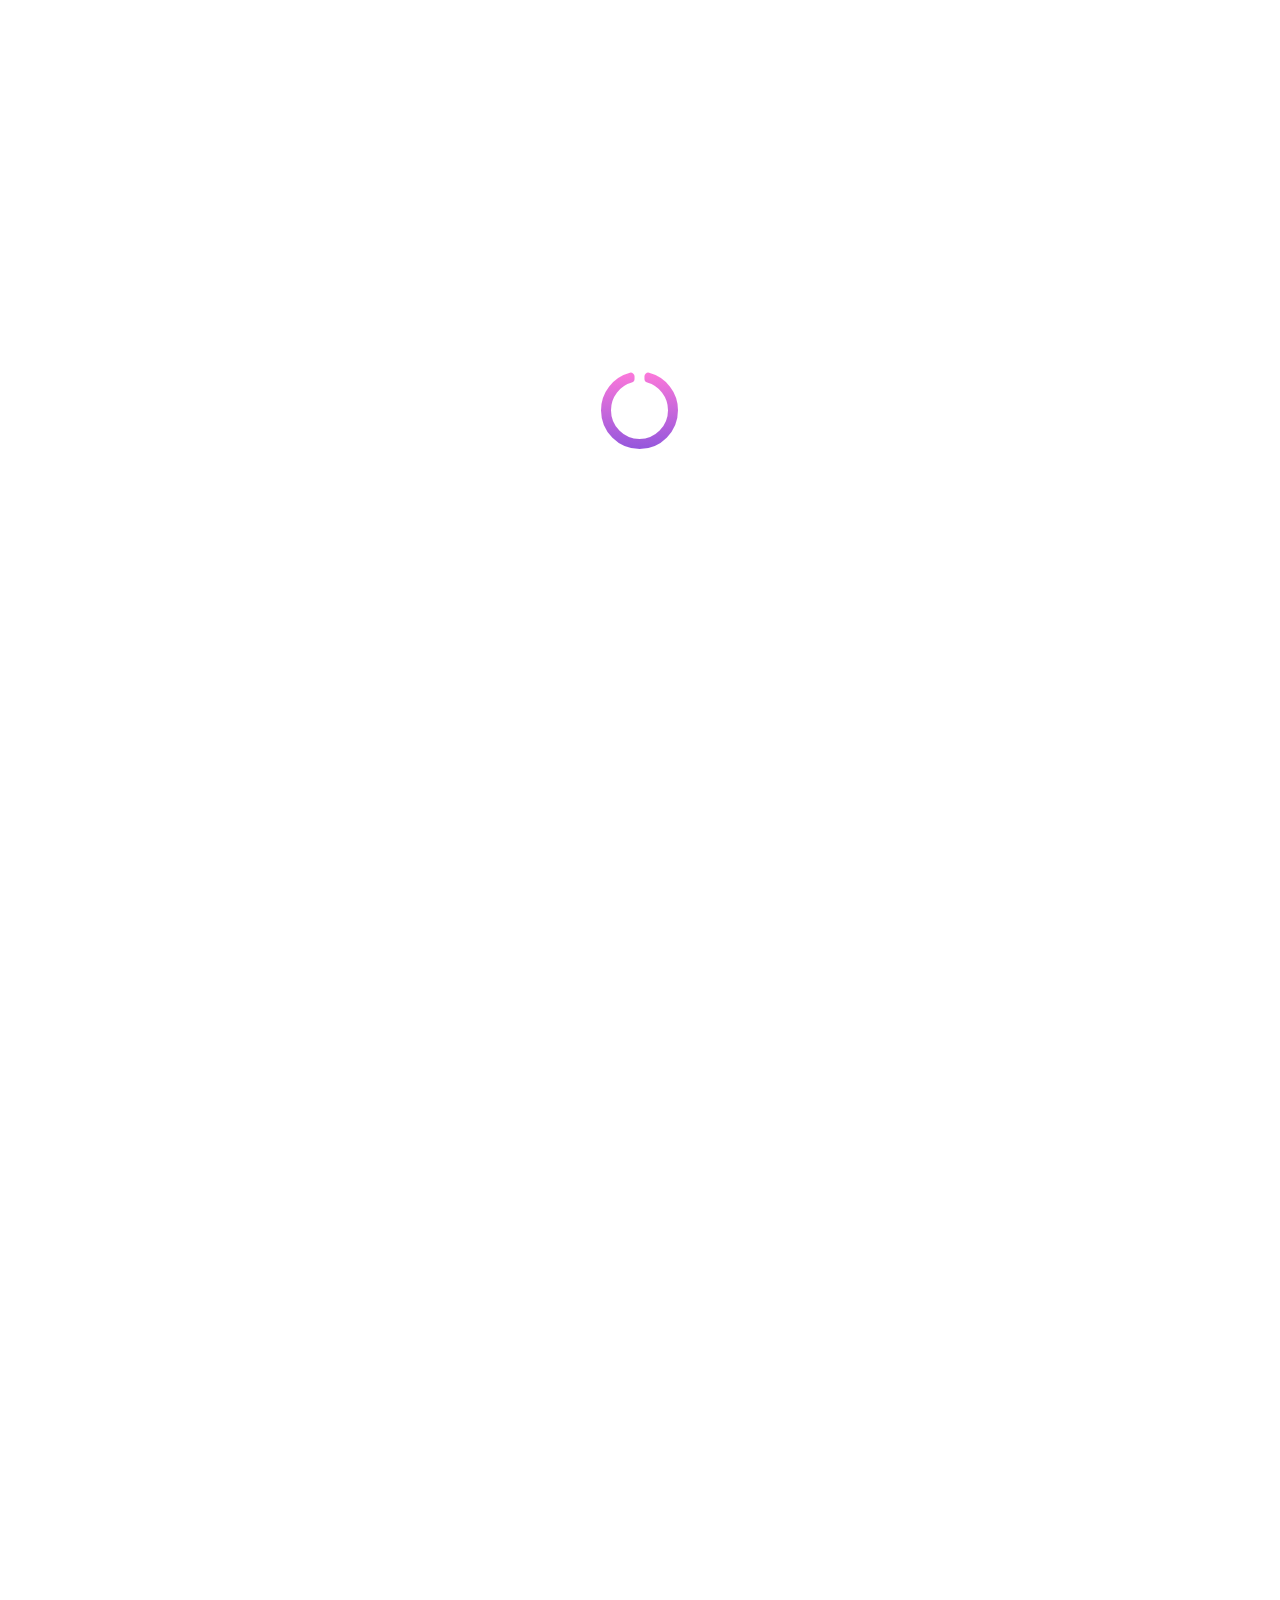
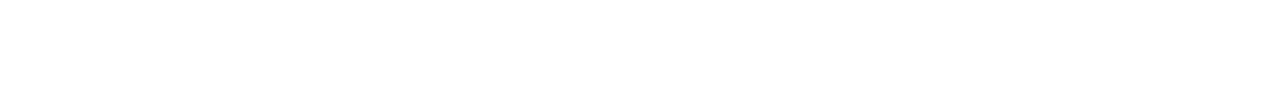
<file: index.html>
<!DOCTYPE html>
<html lang="en">

<head>
    <meta charset="UTF-8">
    <meta http-equiv="X-UA-Compatible" content="IE=edge">
    <meta name="viewport" content="width=device-width, initial-scale=1.0">
    <link rel="stylesheet" href="css/style.css">
    <!-- Normalize -->
    <link rel="stylesheet" href="css/normalize.css">
    <!-- Icons -->
    <link rel="stylesheet" href="css/all.min.css">
    <!-- Fonts -->
    <link rel="preconnect" href="https://fonts.googleapis.com">
    <link rel="preconnect" href="https://fonts.gstatic.com" crossorigin>
    <link href="https://fonts.googleapis.com/css2?family=Roboto:wght@100;300;400;500;700;900&family=Shrikhand&display=swap" rel="stylesheet">
    <!-- Title -->
    <title>Ohmyfood</title>
</head>

<body>
    <div class="spiner container"><i class="fas fa-circle-notch"></i></div>
    <!-- HEADER -->
    <div class="container">
        <header>
            <div class="logo">
                <img src="images/logo/ohmyfood.png" alt="">
            </div>
            
        </header>
        <div class="location">
            <div class="icon"><i class="fas fa-map-marker-alt"></i>
            </div>
            <input class="search-location" type="text" placeholder="Paris, Belleville">
            
        </div>
    </div>
    
        <!-- SECTION -->
    <Section class="container">
        <div class="reservez">
            <h2>
                Réservez le menu qui vous convient
            </h2>
        </div>
        <div class="decouvrer">
            Découvrez des restaurants d'exception, séléctionnés par nos soins.
        </div>
        <div class="explorer">
            <button>
                Explorer nos restaurants
            </button>
        </div>
    </Section>

    

        <div class="fonctionnement">
            <div class="title">
                <h2>
                    Fonctionnement
                </h2>
            </div>
        </div>
        <div class="container">
            <div class="btn-father">
                <button class="one">
                    <span class="notif">1</span>
                    <span class="icon"><i class="fas fa-mobile-alt"></i> </span>
                    <span class="text">Choisissez un restaurant</span>
                </button>
            
            
                <button class="two">
                    <span class="notif">2</span>
                    <span class="icon"> <i class="fas fa-bars"></i></span>
                    <span class="text"> Composez votre menu</span>
                </button>
            
            
                <button class="three">
                    <span class="notif">3</span>
                    <span class="icon"> <i class="fas fa-store"></i></span>
                    <span class="text"> Dégustez au restaurant</span>
                </button>
            </div>
        </div>   
        <section >
            <div class="restaurants">
                <div class="rest-title">
                    <h2>Restaurants</h2>
                </div>
                        <div class=" container card-father">
                            <a href="lapalette-du-gout.html">
                                <div class="card">
                                    <div class="img">
                                        <img class="card-img" src="images/restaurants/jay-wennington-N_Y88TWmGwA-unsplash.jpg" alt="">
                                
                                        <div class="nouveau">Nouveau</div>
                                    </div>
                                    <div class="card-desc">
                                        <div class="card-desc-text">
                                            <div class="text"><h3> La palette du goût</h3></div>
                                            <div class="description">Ménilmontant</div>
                                        </div>
                                        <div class="like"><i class="far fa-heart hcolor"></i><i class="fas fa-heart h"></i></div>
                                    </div>
                                </div>
                            </a>
                            <a href="la-note-enchantee.html">
                                <div class="card">
                                    <div class="img">
                                        <img class="card-img" src="images/restaurants/stil-u2Lp8tXIcjw-unsplash.jpg" alt="">
                                
                                        <div class="nouveau">Nouveau</div>
                                    </div>
                                    <div class="card-desc">
                                        <div class="card-desc-text">
                                            <div class="text"><h3> La note enchantée</h3></div>
                                            <div class="description">Charonne</div>
                                        </div>
                                        <div class="like"><i class="far fa-heart hcolor"></i><i class="fas fa-heart h"></i></div>
                                    </div>
                                </div>
                            </a>
                            <a href="ala-francaise.html">
                                <div class="card">
                                    <div class="img">
                                        <img class="card-img" src="images/restaurants/toa-heftiba-DQKerTsQwi0-unsplash.jpg" alt="">
                                
                                        <div class="nouveau">Nouveau</div>
                                    </div>
                                    <div class="card-desc">
                                        <div class="card-desc-text">
                                            <div class="text"><h3> A la francaise</h3></div>
                                            <div class="description">Cité Rouge</div>
                                        </div>
                                        <div class="like"><i class="far fa-heart hcolor"></i><i class="fas fa-heart h"></i></div>
                                    </div>
                                </div>
                            </a>
                            <a href="ledelice-des-sens.html">
                                <div class="card">
                                    <div class="img">
                                        <img class="card-img" src="images/restaurants/louis-hansel-shotsoflouis-qNBGVyOCY8Q-unsplash.jpg" alt="">
                                
                                        <div class="nouveau">Nouveau</div>
                                    </div>
                                    <div class="card-desc">
                                        <div class="card-desc-text">
                                            <div class="text"><h3> Le délice des sens</h3></div>
                                            <div class="description">Folie-Mèricourt</div>
                                        </div>
                                        <div class="like"><i class="far fa-heart hcolor"></i><i class="fas fa-heart h"></i></div>
                                    </div>
                                </div>
                            </a>
                        
                        </div>
            </div>
        </section>

        <!-- Footer -->
            <footer>
                
                    <div class="svg">
                        <a href="index.html">ohmyfood</a>
                    </div>
                
                
                    <div>
                        <a href="">
                            <span><i class="fas fa-utensils"></i></span>
                            <span>Proposer un restaurant</span>
                        </a>
                    </div>
                

                
                    <div>
                        <a href=""> 
                            <span><i class="fas fa-hands-helping"></i></span>
                            <span>Devenir partenaire</span>
                        </a>
                    </div>
                

                
                    <div>
                        <a href=""> 
                            <span>Mentions légales</span
                        ></a>
                    </div>
                

                
                    <div>
                        <a href="mailto:contact@ohmyfood.com">
                            <span>Contact</span>
                        </a>
                    </div>
                
            </footer>
        

</body>
</html>
</file>
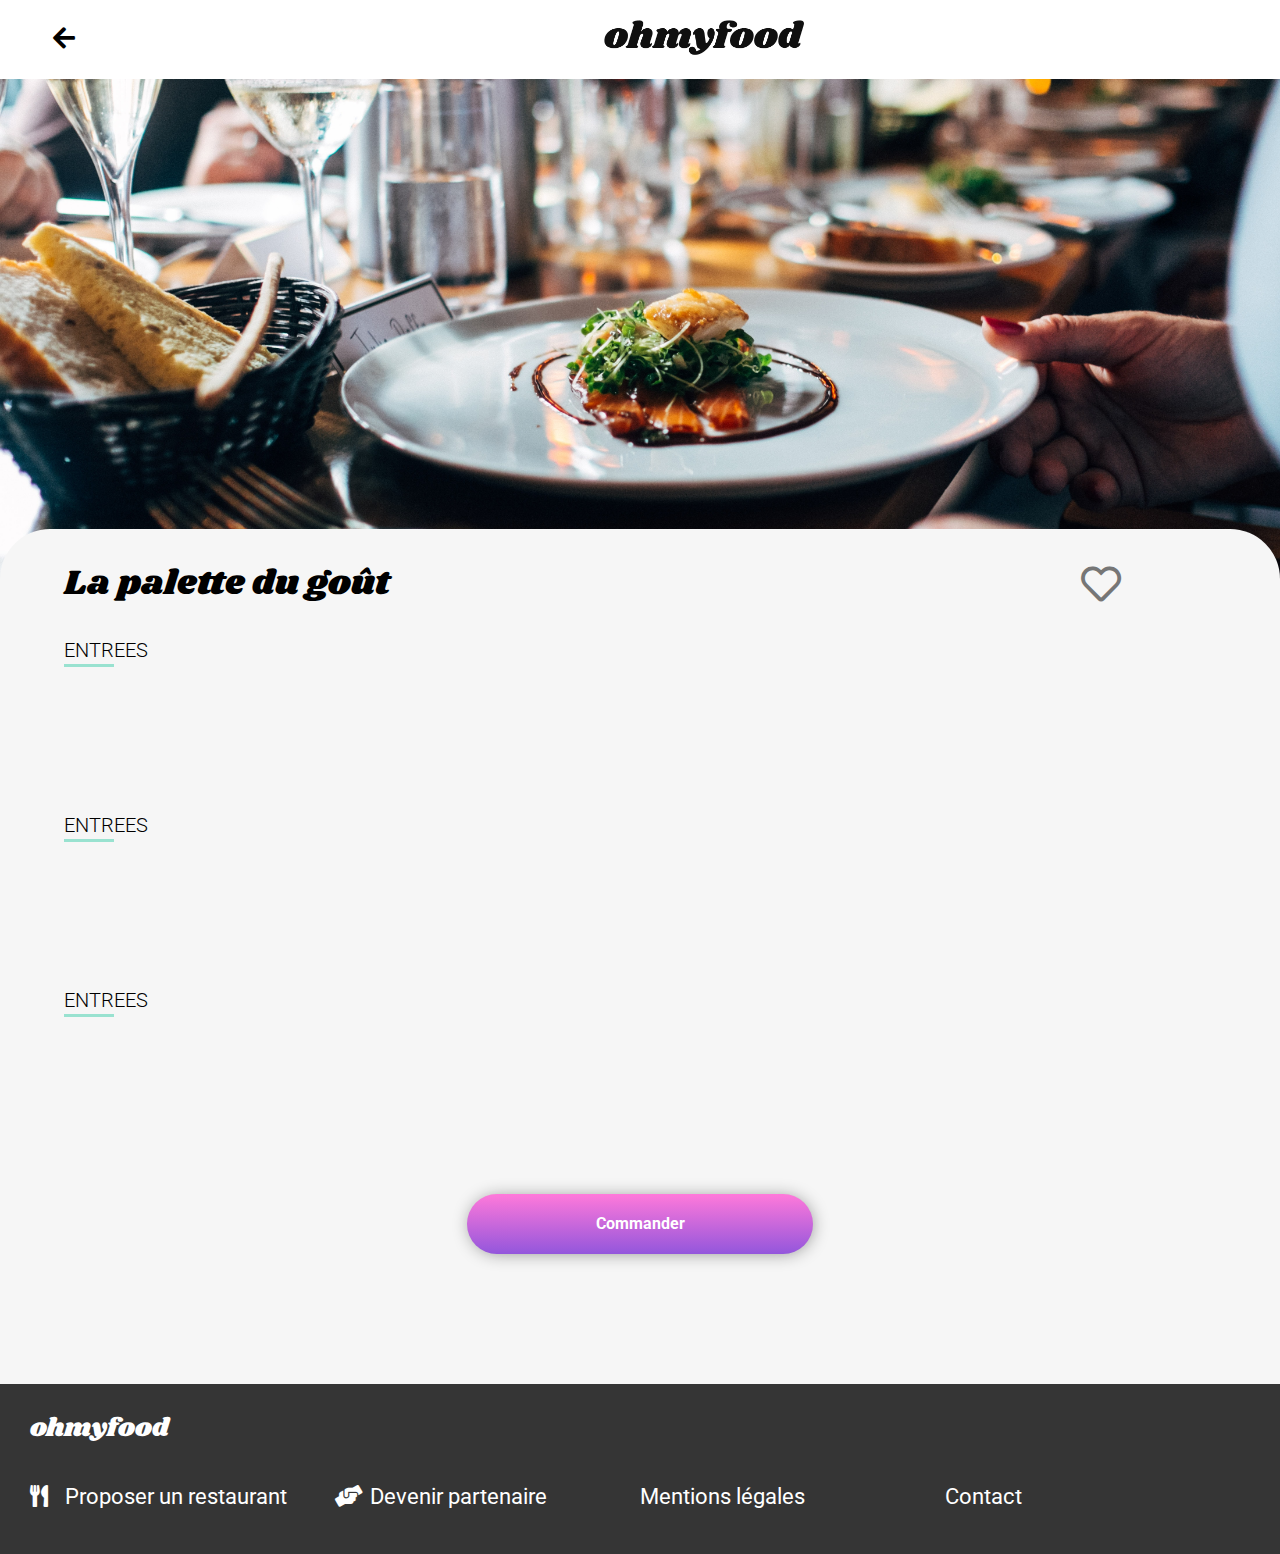
<file: 1.html>
<!DOCTYPE html>
<html lang="en">

<head>
    <meta charset="UTF-8">
    <meta http-equiv="X-UA-Compatible" content="IE=edge">
    <meta name="viewport" content="width=device-width, initial-scale=1.0">
    <link rel="stylesheet" href="css/style2.css">
    <!-- Normalize -->
    <link rel="stylesheet" href="css/normalize.css">
    <!-- Icons -->
    <link rel="stylesheet" href="css/all.min.css">
    <!-- Fonts -->
    <link rel="preconnect" href="https://fonts.googleapis.com">
    <link rel="preconnect" href="https://fonts.gstatic.com" crossorigin>
    <link href="https://fonts.googleapis.com/css2?family=Roboto:wght@100;300;400;500;700;900&family=Shrikhand&display=swap" rel="stylesheet">
    <!-- Title -->
    <title>Ohmyfood</title>
</head>

<body>
    <!-- HEADER -->
    <div class="container">
        <header>
            <div class="back">
                
            <a href="index.html"><i class="fas fa-arrow-left"></i></a>
                
            </div>
            <div class="logo">
                <a href="index.html"><img src="images/logo/ohmyfood.png" alt=""></a>
            </div>
            
        </header>
        
    </div>
    <div class="backgrd">
        <img class="back-img"  src="images/restaurants/jay-wennington-N_Y88TWmGwA-unsplash.jpg" alt="">
    </div>
    
        <!-- SECTION -->
        <section >
            <div class="section-head">
                <div class="title">
                    La palette du goût

                </div>
                <div class="like">
                    <i class="far fa-heart hcolor"></i><i class="fas fa-heart h"></i>
                </div>
            </div>
        <!-- MENU  -->
            <div class="entrer">
                <div class="entrer-title">ENTREES</div>
                <span class="liner"></span>
            </div>
            <div class="entrer-father">
                <!-- CARD -->
                <div class="card one">
                    <div class="part1">
                        <div class="card-title">
                            Fricasseé d'escargot
                        </div>
                        <div class="secand-line">
                            <div class="card-desc">
                                Au pimet d'éspelette
                            </div>
                            <div class="price">
                                25€
                            </div>
                        </div>
                    </div>
                    <div class="animation">
                        <i class="fas fa-check-circle"></i>
                    </div>
                    
                </div>
                
                <!-- END CARD -->
                <!-- CARD -->
                <div class="card two">
                    <div class="part1">
                        <div class="card-title">
                            Fricasseé d'escargot
                        </div>
                        <div class="secand-line">
                            <div class="card-desc">
                                Au pimet d'éspelette
                            </div>
                            <div class="price">
                                25€
                            </div>
                        </div>
                    </div>
                    <div class="animation">
                        <i class="fas fa-check-circle"></i>
                    </div>
                    
                </div>
                
                <!-- END CARD -->
                <!-- CARD -->
                <div class="card three">
                    <div class="part1">
                        <div class="card-title">
                            Fricasseé d'escargot
                        </div>
                        <div class="secand-line">
                            <div class="card-desc">
                                Au pimet d'éspelette
                            </div>
                            <div class="price">
                                25€
                            </div>
                        </div>
                    </div>
                    <div class="animation">
                        <i class="fas fa-check-circle"></i>
                    </div>
                    
                </div>
                
                <!-- END CARD -->
            
            </div>
        <!-- MENU  -->
        <div class="entrer">
            <div class="entrer-title">ENTREES</div>
            <span class="liner"></span>
        </div>
        <div class="entrer-father">
            <!-- CARD -->
            <div class="card one">
                <div class="part1">
                    <div class="card-title">
                        Fricasseé d'escargot
                    </div>
                    <div class="secand-line">
                        <div class="card-desc">
                            Au pimet d'éspelette
                        </div>
                        <div class="price">
                            25€
                        </div>
                    </div>
                </div>
                <div class="animation">
                    <i class="fas fa-check-circle"></i>
                </div>
                
            </div>
            
            <!-- END CARD -->
            <!-- CARD -->
            <div class="card two">
                <div class="part1">
                    <div class="card-title">
                        Fricasseé d'escargot
                    </div>
                    <div class="secand-line">
                        <div class="card-desc">
                            Au pimet d'éspelette
                        </div>
                        <div class="price">
                            25€
                        </div>
                    </div>
                </div>
                <div class="animation">
                    <i class="fas fa-check-circle"></i>
                </div>
                
            </div>
            
            <!-- END CARD -->
            <!-- CARD -->
            <div class="card three">
                <div class="part1">
                    <div class="card-title">
                        Fricasseé d'escargot
                    </div>
                    <div class="secand-line">
                        <div class="card-desc">
                            Au pimet d'éspelette
                        </div>
                        <div class="price">
                            25€
                        </div>
                    </div>
                </div>
                <div class="animation">
                    <i class="fas fa-check-circle"></i>
                </div>
                
            </div>
            
            <!-- END CARD -->
        
        </div>
        <!-- MENU  -->
        <div class="entrer">
            <div class="entrer-title">ENTREES</div>
            <span class="liner"></span>
        </div>
        <div class="entrer-father">
            <!-- CARD -->
            <div class="card one">
                <div class="part1">
                    <div class="card-title">
                        Fricasseé d'escargot
                    </div>
                    <div class="secand-line">
                        <div class="card-desc">
                            Au pimet d'éspelette
                        </div>
                        <div class="price">
                            25€
                        </div>
                    </div>
                </div>
                <div class="animation">
                    <i class="fas fa-check-circle"></i>
                </div>
                
            </div>
            
            <!-- END CARD -->
            <!-- CARD -->
            <div class="card two">
                <div class="part1">
                    <div class="card-title">
                        Fricasseé d'escargot
                    </div>
                    <div class="secand-line">
                        <div class="card-desc">
                            Au pimet d'éspelette
                        </div>
                        <div class="price">
                            25€
                        </div>
                    </div>
                </div>
                <div class="animation">
                    <i class="fas fa-check-circle"></i>
                </div>
                
            </div>
            
            <!-- END CARD -->
            <!-- CARD -->
            <div class="card three">
                <div class="part1">
                    <div class="card-title">
                        Fricasseé d'escargot
                    </div>
                    <div class="secand-line">
                        <div class="card-desc">
                            Au pimet d'éspelette
                        </div>
                        <div class="price">
                            25€
                        </div>
                    </div>
                </div>
                <div class="animation">
                    <i class="fas fa-check-circle"></i>
                </div>
                
            </div>
            
            <!-- END CARD -->
        
        </div>


            <!-- COMMANDER -->
            <div class="explorer">
                <button>
                    Commander
                </button>
            </div>
        </section>
    




        <div>


        </div>

        
        <!-- FOOTER -->
        <footer>
            
                <div class="svg">
                    <a href="index.html">ohmyfood</a>
                </div>
            
            
                <div>
                    <a href="">
                        <span><i class="fas fa-utensils"></i></span>
                        <span>Proposer un restaurant</span>
                    </a>
                </div>
            

            
                <div>
                    <a href=""> 
                        <span><i class="fas fa-hands-helping"></i></span>
                        <span>Devenir partenaire</span>
                    </a>
                </div>
            

            
                <div>
                    <a href=""> 
                        <span>Mentions légales</span
                    ></a>
                </div>
            

            
                <div>
                    <a href="mailto:contact@ohmyfood.com">
                        <span>Contact</span>
                    </a>
                </div>
            
        </footer>
        </div>

</body>
</html>
</file>
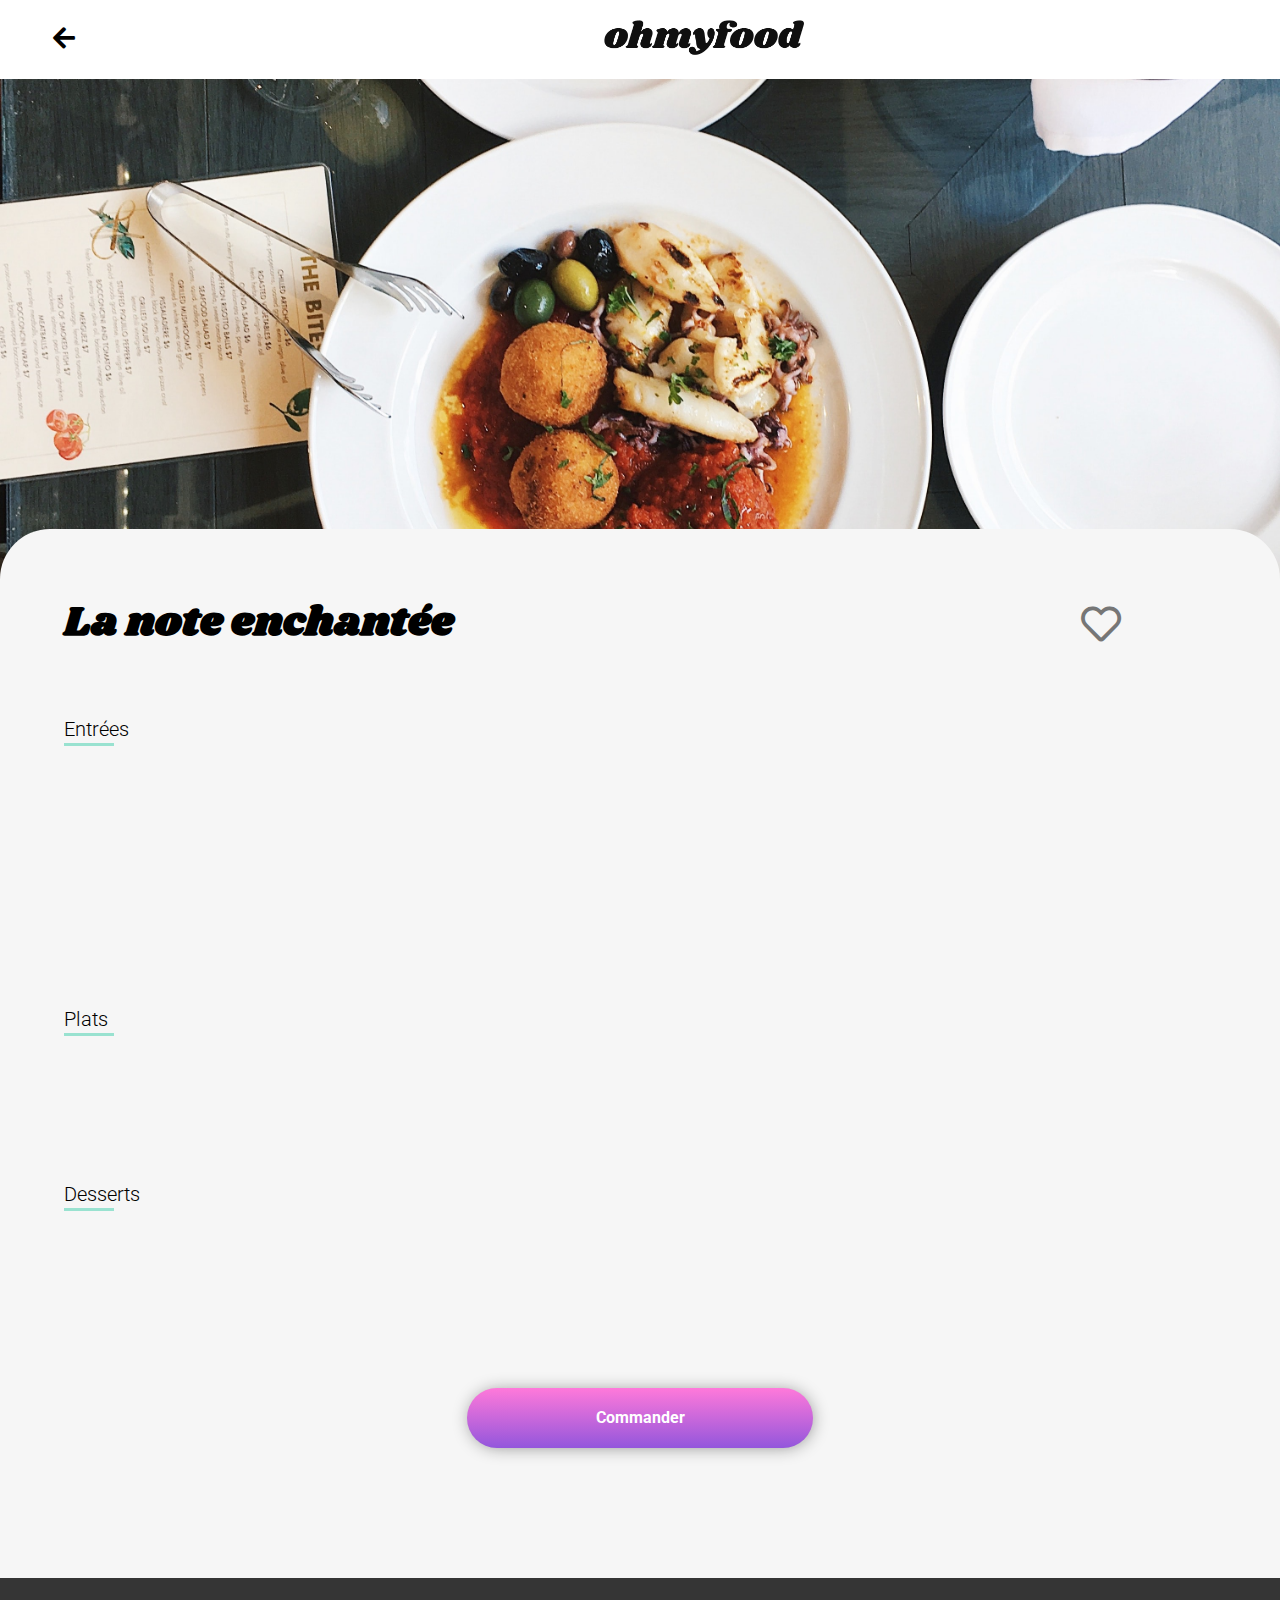
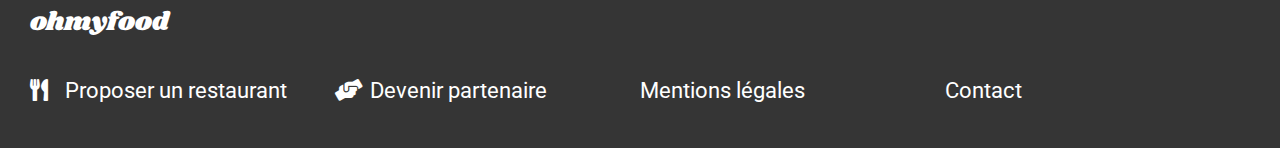
<file: 2.html>
<!DOCTYPE html>
<html lang="en">

<head>
    <meta charset="UTF-8">
    <meta http-equiv="X-UA-Compatible" content="IE=edge">
    <meta name="viewport" content="width=device-width, initial-scale=1.0">
    <link rel="stylesheet" href="css/style2.css">
    <!-- Normalize -->
    <link rel="stylesheet" href="css/normalize.css">
    <!-- Icons -->
    <link rel="stylesheet" href="css/all.min.css">
    <!-- Fonts -->
    <link rel="preconnect" href="https://fonts.googleapis.com">
    <link rel="preconnect" href="https://fonts.gstatic.com" crossorigin>
    <link href="https://fonts.googleapis.com/css2?family=Roboto:wght@100;300;400;500;700;900&family=Shrikhand&display=swap" rel="stylesheet">
    <!-- Title -->
    <title>Ohmyfood</title>
</head>

<body>
    <!-- HEADER -->
    <div class="container">
        <header>
            <div class="back">
                
            <a href="index.html"><i class="fas fa-arrow-left"></i></a>
                
            </div>
            <div class="logo">
                <a href="index.html"><img src="images/logo/ohmyfood.png" alt=""></a>
            </div>
            
        </header>
        
    </div>
    <div class="backgrd">
        <img class="back-img"  src="images/restaurants/stil-u2Lp8tXIcjw-unsplash.jpg" alt="">
    </div>
    
        <!-- SECTION -->
        <section >
            <div class="section-head">
                <div class="title">
                    <h3> La note enchantée </h3>
                </div>

                <div class="like">
                    <i class="far fa-heart hcolor"></i><i class="fas fa-heart h"></i>
                </div>                
      
            </div>
        <!-- MENU  -->
            <div class="entrer">
                <div class="entrer-title">Entrées</div>
                <span class="liner"></span>
            </div>
            <div class="entrer-father">
                <!-- CARD -->
                <div class="card one">
                    <div class="part1">
                        <div class="card-title">
                            Ravioles de foie gras
                        </div>
                        <div class="secand-line">
                            <div class="card-desc">
                                Accompagnés de leur crème à la truff
                            </div>
                            <div class="price">
                                25€
                            </div>
                        </div>
                    </div>
                    <div class="animation">
                        <i class="fas fa-check-circle"></i>
                    </div>
                    
                </div>
                
                <!-- END CARD -->
                <!-- CARD -->
                <div class="card two">
                    <div class="part1">
                        <div class="card-title">
                            Caviar osciètre
                        </div>
                        <div class="secand-line">
                            <div class="card-desc">
                                Sur blini à la farine de blé noir
                            </div>
                            <div class="price">
                                35€
                            </div>
                        </div>
                    </div>
                    <div class="animation">
                        <i class="fas fa-check-circle"></i>
                    </div>
                    
                </div>
                
                <!-- END CARD -->
                <!-- CARD -->
                <div class="card three">
                    <div class="part1">
                        <div class="card-title">
                            Homard et espuma de potiron

                        </div>
                        <div class="secand-line">
                            <div class="card-desc">
                                Mariné aux zestes d'orange
                            </div>
                            <div class="price">
                                20€
                            </div>
                        </div>
                    </div>
                    <div class="animation">
                        <i class="fas fa-check-circle"></i>
                    </div>
                    
                </div>
                
                <!-- END CARD -->
                <div class="card four">
                    <div class="part1">
                        <div class="card-title">
                            Foie gras de canard cuit entier

                        </div>
                        <div class="secand-line">
                            <div class="card-desc">
                                Confiture de figue et pain toasté
                            </div>
                            <div class="price">
                                35€
                            </div>
                        </div>
                    </div>
                    <div class="animation">
                        <i class="fas fa-check-circle"></i>
                    </div>
                    
                </div>
                
                <!-- END CARD -->
            
            </div>
        <!-- MENU  -->
        <div class="entrer">
            <div class="entrer-title">Plats</div>
            <span class="liner"></span>
        </div>
        <div class="entrer-father">
            <!-- CARD -->
            <div class="card one">
                <div class="part1">
                    <div class="card-title">
                        Filet de boeuf aux herbes
                    </div>
                    <div class="secand-line">
                        <div class="card-desc">
                            Accompagné de sa ribambelle de légumes
                        </div>
                        <div class="price">
                            40€
                        </div>
                    </div>
                </div>
                <div class="animation">
                    <i class="fas fa-check-circle"></i>
                </div>
                
            </div>
            
            <!-- END CARD -->
            <!-- CARD -->
            <div class="card two">
                <div class="part1">
                    <div class="card-title">
                        Parmentier de queue de boeuf


                    </div>
                    <div class="secand-line">
                        <div class="card-desc">
                            À la truffe noire sur sa purée de panais
                        </div>
                        <div class="price">
                            35€
                        </div>
                    </div>
                </div>
                <div class="animation">
                    <i class="fas fa-check-circle"></i>
                </div>
                
            </div>
            
            <!-- END CARD -->
            <!-- CARD -->
            <div class="card three">
                <div class="part1">
                    <div class="card-title">
                        Filet de turbot

                    </div>
                    <div class="secand-line">
                        <div class="card-desc">
                            Aux agrumes
                        </div>
                        <div class="price">
                            44€
                        </div>
                    </div>
                </div>
                <div class="animation">
                    <i class="fas fa-check-circle"></i>
                </div>
                
            </div>
            
            <!-- END CARD -->
        
        </div>
        <!-- MENU  -->
        <div class="entrer">
            <div class="entrer-title">Desserts</div>
            <span class="liner"></span>
        </div>
        <div class="entrer-father">
            <!-- CARD -->
            <div class="card one">
                <div class="part1">
                    <div class="card-title">
                        Paris-Brest
                    </div>
                    <div class="secand-line">
                        <div class="card-desc">
                            Revisité
                        </div>
                        <div class="price">
                            18€
                        </div>
                    </div>
                </div>
                <div class="animation">
                    <i class="fas fa-check-circle"></i>
                </div>
                
            </div>
            
            <!-- END CARD -->
            <!-- CARD -->
            <div class="card two">
                <div class="part1">
                    <div class="card-title">
                        Macaro au chocolat d'exception
                    </div>
                    <div class="secand-line">
                        <div class="card-desc">
                            Et glace à la vanille de Madagascar
                        </div>
                        <div class="price">
                            22€
                        </div>
                    </div>
                </div>
                <div class="animation">
                    <i class="fas fa-check-circle"></i>
                </div>
                
            </div>
            
            <!-- END CARD -->
            <!-- CARD -->
            <div class="card three">
                <div class="part1">
                    <div class="card-title">
                        Mousse au chocolat
                    </div>
                    <div class="secand-line">
                        <div class="card-desc">
                            Au piment d'Espelette et à la truffe noire
                        </div>
                        <div class="price">
                            23€
                        </div>
                    </div>
                </div>
                <div class="animation">
                    <i class="fas fa-check-circle"></i>
                </div>
                
            </div>
            
            <!-- END CARD -->
        
        </div>


            <!-- COMMANDER -->
            <div class="explorer">
                <button>
                    Commander
                </button>
            </div>
        </section>
    




        <div>


        </div>

        
        <!-- FOOTER -->
        <footer>
            
                <div class="svg">
                    <a href="index.html">ohmyfood</a>
                </div>
            
            
                <div>
                    <a href="">
                        <span><i class="fas fa-utensils"></i></span>
                        <span>Proposer un restaurant</span>
                    </a>
                </div>
            

            
                <div>
                    <a href=""> 
                        <span><i class="fas fa-hands-helping"></i></span>
                        <span>Devenir partenaire</span>
                    </a>
                </div>
            

            
                <div>
                    <a href=""> 
                        <span>Mentions légales</span
                    ></a>
                </div>
            

            
                <div>
                    <a href="mailto:contact@ohmyfood.com">
                        <span>Contact</span>
                    </a>
                </div>
            
        </footer>
        

</body>
</html>
</file>
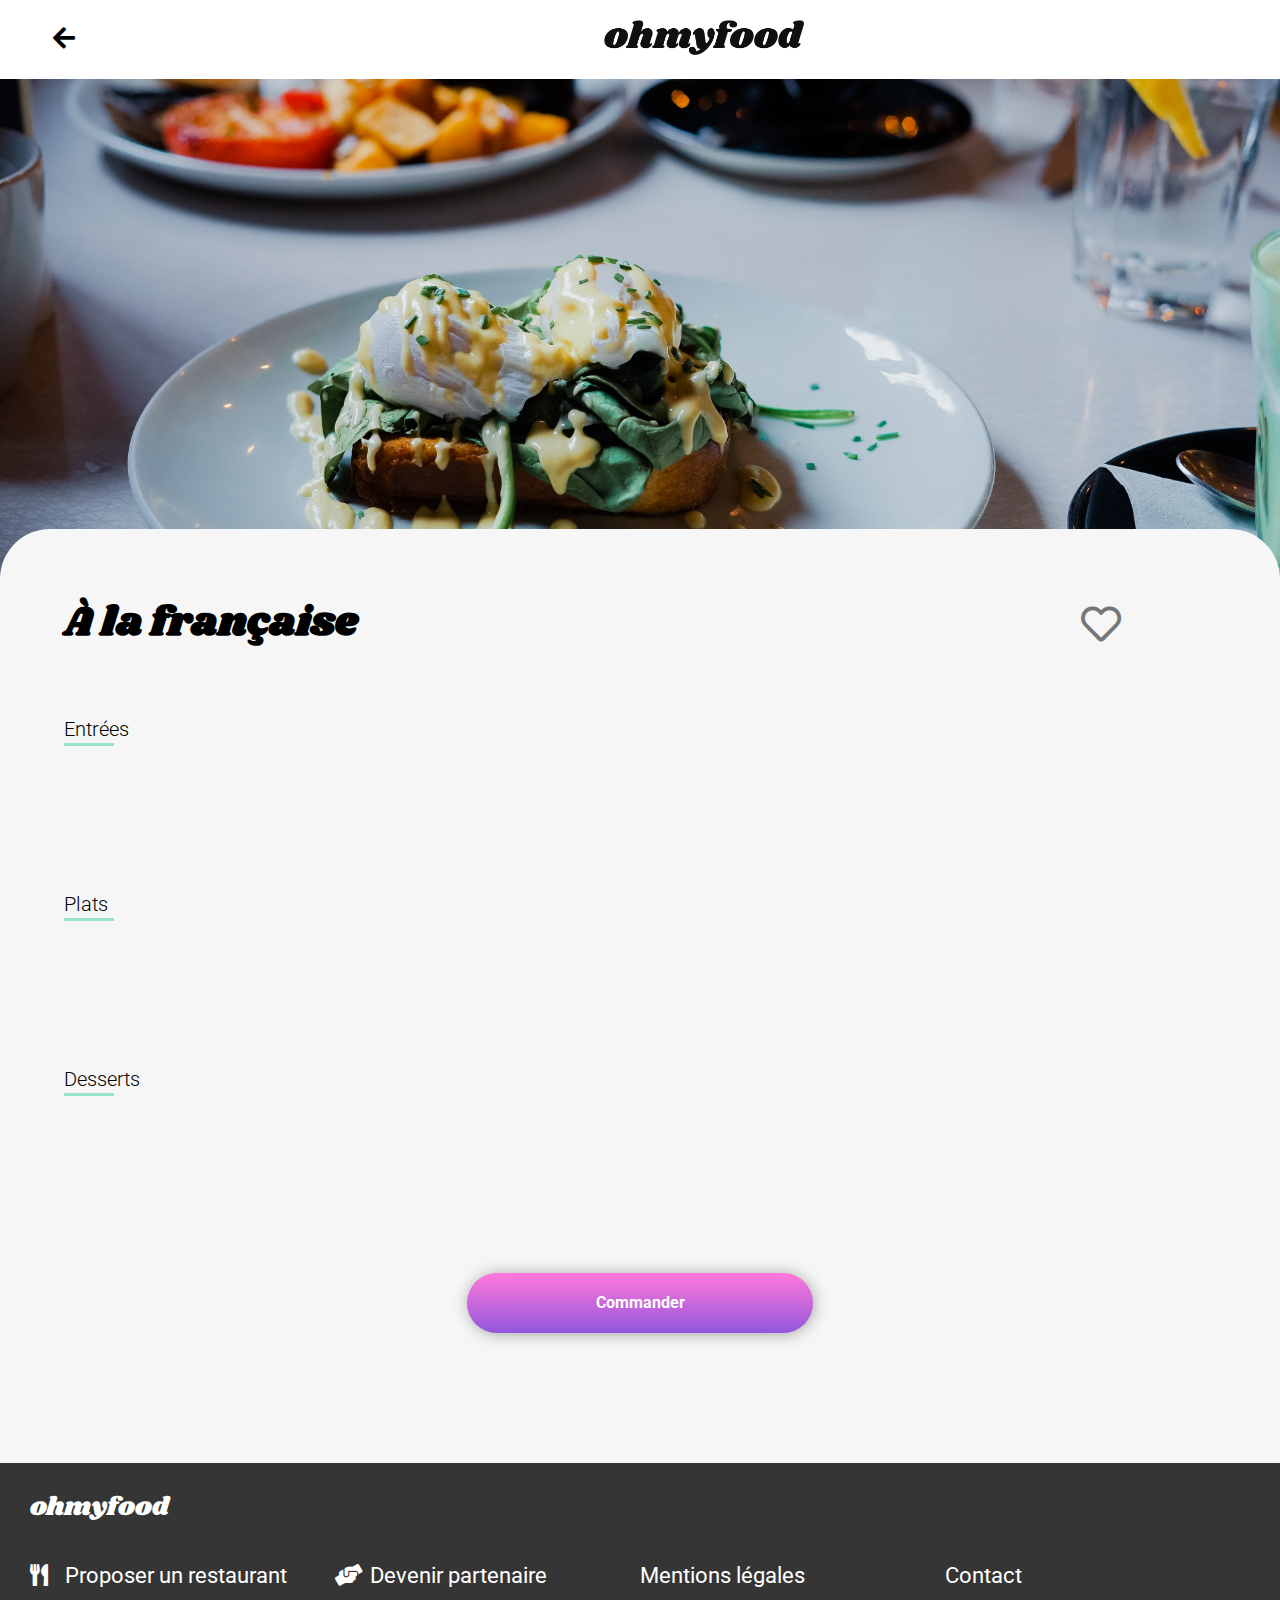
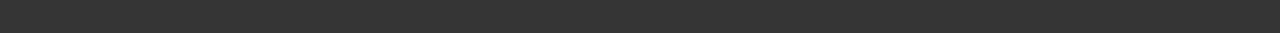
<file: 3.html>
<!DOCTYPE html>
<html lang="en">

<head>
    <meta charset="UTF-8">
    <meta http-equiv="X-UA-Compatible" content="IE=edge">
    <meta name="viewport" content="width=device-width, initial-scale=1.0">
    <link rel="stylesheet" href="css/style2.css">
    <!-- Normalize -->
    <link rel="stylesheet" href="css/normalize.css">
    <!-- Icons -->
    <link rel="stylesheet" href="css/all.min.css">
    <!-- Fonts -->
    <link rel="preconnect" href="https://fonts.googleapis.com">
    <link rel="preconnect" href="https://fonts.gstatic.com" crossorigin>
    <link href="https://fonts.googleapis.com/css2?family=Roboto:wght@100;300;400;500;700;900&family=Shrikhand&display=swap" rel="stylesheet">
    <!-- Title -->
    <title>Ohmyfood</title>
</head>

<body>
    <!-- HEADER -->
    <div class="container">
        <header>
            <div class="back">
                
            <a href="index.html"><i class="fas fa-arrow-left"></i></a>
                
            </div>
            <div class="logo">
                <a href="index.html"><img src="images/logo/ohmyfood.png" alt=""></a>
            </div>
            
        </header>
        
    </div>
    <div class="backgrd">
        <img class="back-img"  src="images/restaurants/toa-heftiba-DQKerTsQwi0-unsplash.jpg" alt="">
    </div>
    
        <!-- SECTION -->
        <section >
            <div class="section-head">
                <div class="title">
                    <h3> À la française </h3>
                </div>

                <div class="like">
                    <i class="far fa-heart hcolor"></i><i class="fas fa-heart h"></i>
                </div>                
    
            </div>
        <!-- MENU  -->
            <div class="entrer">
                <div class="entrer-title">Entrées</div>
                <span class="liner"></span>
            </div>
            <div class="entrer-father">
                <!-- CARD -->
                <div class="card one">
                    <div class="part1">
                        <div class="card-title">
                            Tartare de poulpe acidulé

                        </div>
                        <div class="secand-line">
                            <div class="card-desc">
                                Aux zestes d'orange
                            </div>
                            <div class="price">
                                25€
                            </div>
                        </div>
                    </div>
                    <div class="animation">
                        <i class="fas fa-check-circle"></i>
                    </div>
                    
                </div>
                
                <!-- END CARD -->
                <!-- CARD -->
                <div class="card two">
                    <div class="part1">
                        <div class="card-title">
                            Velouté de légumes d'antan

                        </div>
                        <div class="secand-line">
                            <div class="card-desc">
                                Carotte, panais, topinambour
                            </div>
                            <div class="price">
                                35€
                            </div>
                        </div>
                    </div>
                    <div class="animation">
                        <i class="fas fa-check-circle"></i>
                    </div>
                    
                </div>
                
                <!-- END CARD -->
                <!-- CARD -->
                <div class="card three">
                    <div class="part1">
                        <div class="card-title">
                            Soupe à l'oignon
                        
                        </div>
                        <div class="secand-line">
                            <div class="card-desc">
                                Revisitée
                            </div>
                            <div class="price">
                                20€
                            </div>
                        </div>
                    </div>
                    <div class="animation">
                        <i class="fas fa-check-circle"></i>
                    </div>
                    
                </div>
                
                <!-- END CARD -->
            
            </div>
        <!-- MENU  -->
        <div class="entrer">
            <div class="entrer-title">Plats</div>
            <span class="liner"></span>
        </div>
        <div class="entrer-father">
            <!-- CARD -->
            <div class="card one">
                <div class="part1">
                    <div class="card-title">
                        Coquilles Saint-Jacques
                        
                    </div>
                    <div class="secand-line">
                        <div class="card-desc">
                            Accompagnées d'une purée de panais
                        </div>
                        <div class="price">
                            40€
                        </div>
                    </div>
                </div>
                <div class="animation">
                    <i class="fas fa-check-circle"></i>
                </div>
                
            </div>
            
            <!-- END CARD -->
            <!-- CARD -->
            <div class="card two">
                <div class="part1">
                    <div class="card-title">
                        Magret de canard



                    </div>
                    <div class="secand-line">
                        <div class="card-desc">
                            Et parmentier de pommes de terre
                        </div>
                        <div class="price">
                            35€
                        </div>
                    </div>
                </div>
                <div class="animation">
                    <i class="fas fa-check-circle"></i>
                </div>
                
            </div>
            
            <!-- END CARD -->
            <!-- CARD -->
            <div class="card three">
                <div class="part1">
                    <div class="card-title">
                        Pigeonneau d’Ille-et-Vilaine


                    </div>
                    <div class="secand-line">
                        <div class="card-desc">
                            Sur son lit de gnocchis aux légumes
                        </div>
                        <div class="price">
                            44€
                        </div>
                    </div>
                </div>
                <div class="animation">
                    <i class="fas fa-check-circle"></i>
                </div>
                
            </div>
            
            <!-- END CARD -->
        
        </div>
        <!-- MENU  -->
        <div class="entrer">
            <div class="entrer-title">Desserts</div>
            <span class="liner"></span>
        </div>
        <div class="entrer-father">
            <!-- CARD -->
            <div class="card one">
                <div class="part1">
                    <div class="card-title">
                        Pétales de violettes glacés

                    </div>
                    <div class="secand-line">
                        <div class="card-desc">
                            Et purée de noisettes
                        </div>
                        <div class="price">
                            18€
                        </div>
                    </div>
                </div>
                <div class="animation">
                    <i class="fas fa-check-circle"></i>
                </div>
                
            </div>
            
            <!-- END CARD -->
            <!-- CARD -->
            <div class="card two">
                <div class="part1">
                    <div class="card-title">
                        Fondant au chocolat

                    </div>
                    <div class="secand-line">
                        <div class="card-desc">
                            Revisité
                        </div>
                        <div class="price">
                            22€
                        </div>
                    </div>
                </div>
                <div class="animation">
                    <i class="fas fa-check-circle"></i>
                </div>
                
            </div>
            
            <!-- END CARD -->
            <!-- CARD -->
            <div class="card three">
                <div class="part1">
                    <div class="card-title">
                        Millefeuille croustillant

                    </div>
                    <div class="secand-line">
                        <div class="card-desc">
                            Myrtilles et pâte d’amande
                        </div>
                        <div class="price">
                            23€
                        </div>
                    </div>
                </div>
                <div class="animation">
                    <i class="fas fa-check-circle"></i>
                </div>
                
            </div>
            
            <!-- END CARD -->
        
        </div>


            <!-- COMMANDER -->
            <div class="explorer">
                <button>
                    Commander
                </button>
            </div>
        </section>
    




        <div>


        </div>

        
        <!-- FOOTER -->
        <footer>
            
                <div class="svg">
                    <a href="index.html">ohmyfood</a>
                </div>
            
            
                <div>
                    <a href="">
                        <span><i class="fas fa-utensils"></i></span>
                        <span>Proposer un restaurant</span>
                    </a>
                </div>
            

            
                <div>
                    <a href=""> 
                        <span><i class="fas fa-hands-helping"></i></span>
                        <span>Devenir partenaire</span>
                    </a>
                </div>
            

            
                <div>
                    <a href=""> 
                        <span>Mentions légales</span
                    ></a>
                </div>
            

            
                <div>
                    <a href="mailto:contact@ohmyfood.com">
                        <span>Contact</span>
                    </a>
                </div>
            
        </footer>
        

</body>
</html>
</file>
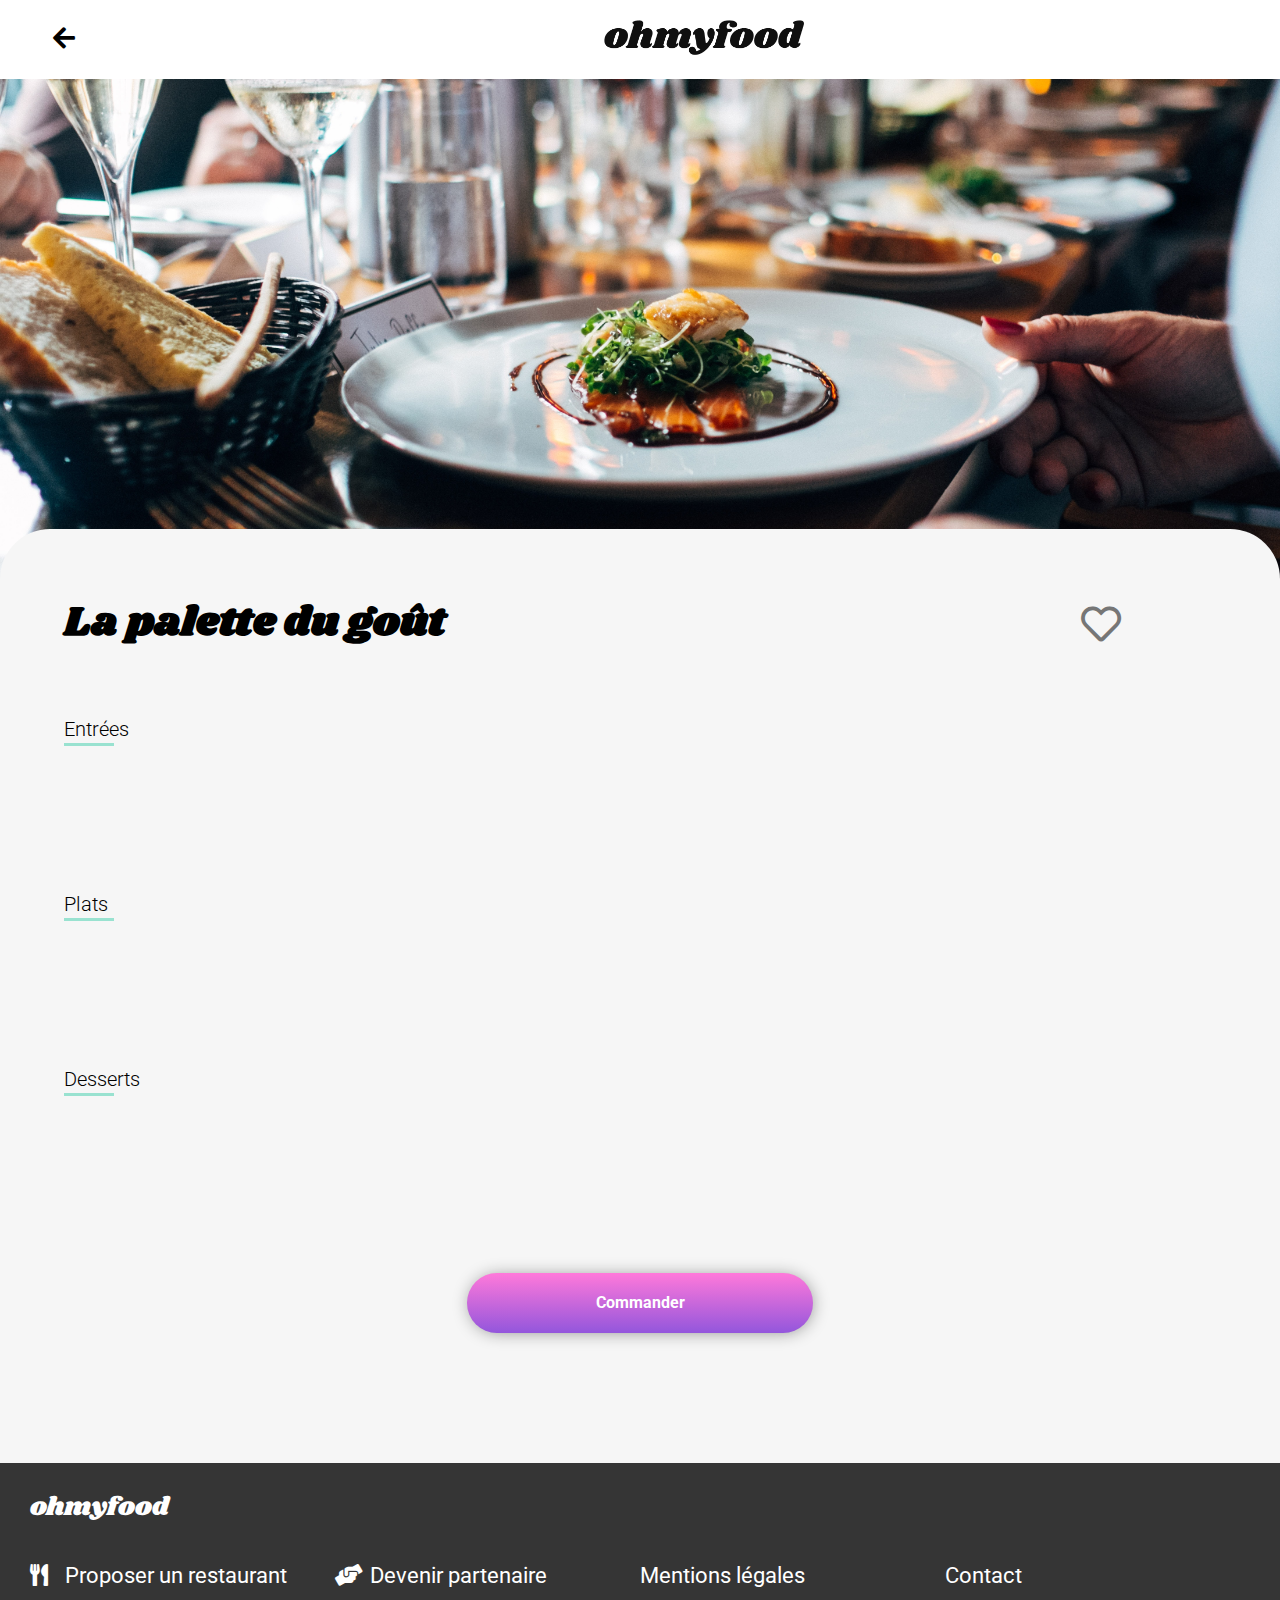
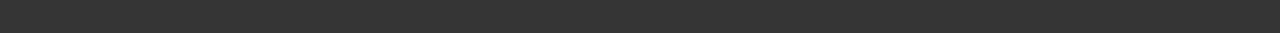
<file: lapalette-du-gout.html>
<!DOCTYPE html>
<html lang="en">

<head>
    <meta charset="UTF-8">
    <meta http-equiv="X-UA-Compatible" content="IE=edge">
    <meta name="viewport" content="width=device-width, initial-scale=1.0">
    <link rel="stylesheet" href="css/style2.css">
    <!-- Normalize -->
    <link rel="stylesheet" href="css/normalize.css">
    <!-- Icons -->
    <link rel="stylesheet" href="css/all.min.css">
    <!-- Fonts -->
    <link rel="preconnect" href="https://fonts.googleapis.com">
    <link rel="preconnect" href="https://fonts.gstatic.com" crossorigin>
    <link href="https://fonts.googleapis.com/css2?family=Roboto:wght@100;300;400;500;700;900&family=Shrikhand&display=swap" rel="stylesheet">
    <!-- Title -->
    <title>Ohmyfood</title>
</head>

<body>
    <!-- HEADER -->
    <div class="container">
        <header>
            <div class="back">
                
            <a href="index.html"><i class="fas fa-arrow-left"></i></a>
                
            </div>
            <div class="logo">
                <a href="index.html"><img src="images/logo/ohmyfood.png" alt=""></a>
            </div>
            
        </header>
        
    </div>
    <div class="backgrd">
        <img class="back-img"  src="images/restaurants/jay-wennington-N_Y88TWmGwA-unsplash.jpg" alt="">
    </div>
    
        <!-- SECTION -->
        <section >
            <div class="section-head">
                <div class="title">
                    <h3> La palette du goût </h3>
                </div>

                <div class="like">
                    
                    <i class="far fa-heart hcolor"></i>
                    <i class="fas fa-heart h"></i>
                </div>                
      
            </div>
        <!-- MENU  -->
            <div class="entrer">
                <div class="entrer-title">Entrées</div>
                <span class="liner"></span>
            </div>
            <div class="entrer-father">
                <!-- CARD -->
                <div class="card one">
                    <div class="part1">
                        <div class="card-title">
                            Fricassée d'escargot
                        </div>
                        <div class="secand-line">
                            <div class="card-desc">
                                Au piment d'Espelette
                            </div>
                            <div class="price">
                                25€
                            </div>
                        </div>
                    </div>
                    <div class="animation">
                        <i class="fas fa-check-circle"></i>
                    </div>
                    
                </div>
                
                <!-- END CARD -->
                <!-- CARD -->
                <div class="card two">
                    <div class="part1">
                        <div class="card-title">
                            Foie gras de canard mi-cuit
                        </div>
                        <div class="secand-line">
                            <div class="card-desc">
                                Et ses copeaux de truffe noire
                            </div>
                            <div class="price">
                                35€
                            </div>
                        </div>
                    </div>
                    <div class="animation">
                        <i class="fas fa-check-circle"></i>
                    </div>
                    
                </div>
                
                <!-- END CARD -->
                <!-- CARD -->
                <div class="card three">
                    <div class="part1">
                        <div class="card-title">
                            Oeuf au plat
                        </div>
                        <div class="secand-line">
                            <div class="card-desc">
                                Assaisonné à la truffe sur lit de caviar
                            </div>
                            <div class="price">
                                20€
                            </div>
                        </div>
                    </div>
                    <div class="animation">
                        <i class="fas fa-check-circle"></i>
                    </div>
                    
                </div>
                
                <!-- END CARD -->
            
            </div>
        <!-- MENU  -->
        <div class="entrer">
            <div class="entrer-title">Plats</div>
            <span class="liner"></span>
        </div>
        <div class="entrer-father">
            <!-- CARD -->
            <div class="card one">
                <div class="part1">
                    <div class="card-title">
                        Filet de boeuf aux herbes
                    </div>
                    <div class="secand-line">
                        <div class="card-desc">
                            Accompagné de sa ribambelle de légumes
                        </div>
                        <div class="price">
                            40€
                        </div>
                    </div>
                </div>
                <div class="animation">
                    <i class="fas fa-check-circle"></i>
                </div>
                
            </div>
            
            <!-- END CARD -->
            <!-- CARD -->
            <div class="card two">
                <div class="part1">
                    <div class="card-title">
                        Parmentier de queue de boeuf


                    </div>
                    <div class="secand-line">
                        <div class="card-desc">
                            À la truffe noire sur sa purée de panais
                        </div>
                        <div class="price">
                            35€
                        </div>
                    </div>
                </div>
                <div class="animation">
                    <i class="fas fa-check-circle"></i>
                </div>
                
            </div>
            
            <!-- END CARD -->
            <!-- CARD -->
            <div class="card three">
                <div class="part1">
                    <div class="card-title">
                        Filet de turbot

                    </div>
                    <div class="secand-line">
                        <div class="card-desc">
                            Aux agrumes
                        </div>
                        <div class="price">
                            44€
                        </div>
                    </div>
                </div>
                <div class="animation">
                    <i class="fas fa-check-circle"></i>
                </div>
                
            </div>
            
            <!-- END CARD -->
        
        </div>
        <!-- MENU  -->
        <div class="entrer">
            <div class="entrer-title">Desserts</div>
            <span class="liner"></span>
        </div>
        <div class="entrer-father">
            <!-- CARD -->
            <div class="card one">
                <div class="part1">
                    <div class="card-title">
                        Paris-Brest
                    </div>
                    <div class="secand-line">
                        <div class="card-desc">
                            Revisité
                        </div>
                        <div class="price">
                            18€
                        </div>
                    </div>
                </div>
                <div class="animation">
                    <i class="fas fa-check-circle"></i>
                </div>
                
            </div>
            
            <!-- END CARD -->
            <!-- CARD -->
            <div class="card two">
                <div class="part1">
                    <div class="card-title">
                        Macaro au chocolat d'exception
                    </div>
                    <div class="secand-line">
                        <div class="card-desc">
                            Et glace à la vanille de Madagascar
                        </div>
                        <div class="price">
                            22€
                        </div>
                    </div>
                </div>
                <div class="animation">
                    <i class="fas fa-check-circle"></i>
                </div>
                
            </div>
            
            <!-- END CARD -->
            <!-- CARD -->
            <div class="card three">
                <div class="part1">
                    <div class="card-title">
                        Mousse au chocolat
                    </div>
                    <div class="secand-line">
                        <div class="card-desc">
                            Au piment d'Espelette et à la truffe noire
                        </div>
                        <div class="price">
                            23€
                        </div>
                    </div>
                </div>
                <div class="animation">
                    <i class="fas fa-check-circle"></i>
                </div>
                
            </div>
            
            <!-- END CARD -->
        
        </div>


            <!-- COMMANDER -->
            <div class="explorer">
                <button>
                    Commander
                </button>
            </div>
        </section>
    




        <div>


        </div>

        
        <!-- FOOTER -->
        <footer>
            
                <div class="svg">
                    <a href="index.html">ohmyfood</a>
                </div>
            
            
                <div>
                    <a href="">
                        <span><i class="fas fa-utensils"></i></span>
                        <span>Proposer un restaurant</span>
                    </a>
                </div>
            

            
                <div>
                    <a href=""> 
                        <span><i class="fas fa-hands-helping"></i></span>
                        <span>Devenir partenaire</span>
                    </a>
                </div>
            

            
                <div>
                    <a href=""> 
                        <span>Mentions légales</span
                    ></a>
                </div>
            

            
                <div>
                    <a href="mailto:contact@ohmyfood.com">
                        <span>Contact</span>
                    </a>
                </div>
            
        </footer>
        

</body>
</html>
</file>
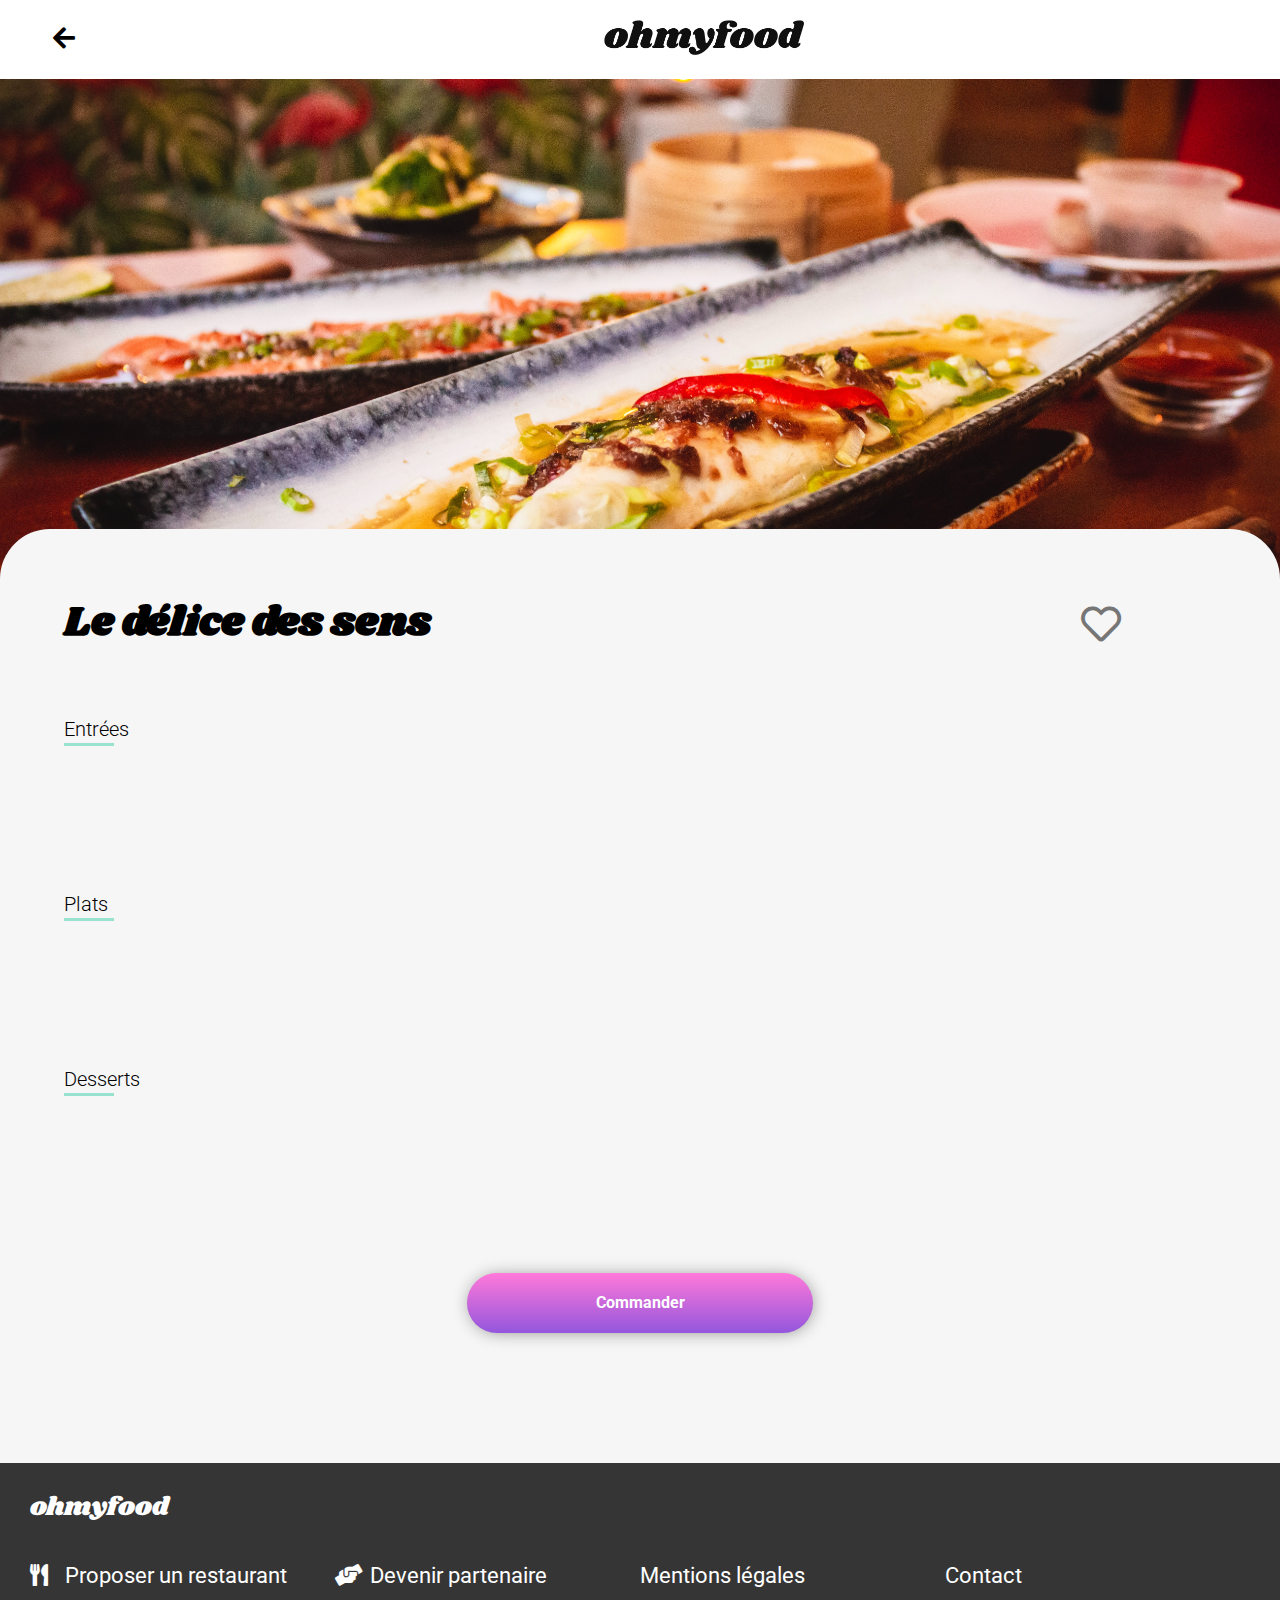
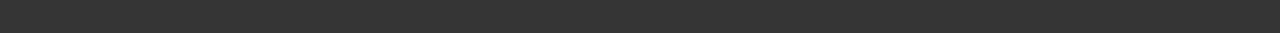
<file: ledelice-des-sens.html>
<!DOCTYPE html>
<html lang="en">

<head>
    <meta charset="UTF-8">
    <meta http-equiv="X-UA-Compatible" content="IE=edge">
    <meta name="viewport" content="width=device-width, initial-scale=1.0">
    <link rel="stylesheet" href="css/style2.css">
    <!-- Normalize -->
    <link rel="stylesheet" href="css/normalize.css">
    <!-- Icons -->
    <link rel="stylesheet" href="css/all.min.css">
    <!-- Fonts -->
    <link rel="preconnect" href="https://fonts.googleapis.com">
    <link rel="preconnect" href="https://fonts.gstatic.com" crossorigin>
    <link href="https://fonts.googleapis.com/css2?family=Roboto:wght@100;300;400;500;700;900&family=Shrikhand&display=swap" rel="stylesheet">
    <!-- Title -->
    <title>Ohmyfood</title>
</head>

<body>
    <!-- HEADER -->
    <div class="container">
        <header>
            <div class="back">
                
            <a href="index.html"><i class="fas fa-arrow-left"></i></a>
                
            </div>
            <div class="logo">
                <a href="index.html"><img src="images/logo/ohmyfood.png" alt=""></a>
            </div>
            
        </header>
        
    </div>
    <div class="backgrd">
        <img class="back-img"  src="images/restaurants/louis-hansel-shotsoflouis-qNBGVyOCY8Q-unsplash.jpg" alt="">
    </div>
    
        <!-- SECTION -->
        <section >
            <div class="section-head">
                <div class="title">
                    <h3> Le délice des sens </h3>
                </div>

                <div class="like">
                    <i class="far fa-heart hcolor"></i><i class="fas fa-heart h"></i>
                </div>                
    
            </div>
        <!-- MENU  -->
            <div class="entrer">
                <div class="entrer-title">Entrées</div>
                <span class="liner"></span>
            </div>
            <div class="entrer-father">
                <!-- CARD -->
                <div class="card one">
                    <div class="part1">
                        <div class="card-title">
                            Tartare de thon


                        </div>
                        <div class="secand-line">
                            <div class="card-desc">
                                Assaisonné au yuzu
                            </div>
                            <div class="price">
                                25€
                            </div>
                        </div>
                    </div>
                    <div class="animation">
                        <i class="fas fa-check-circle"></i>
                    </div>
                    
                </div>
                
                <!-- END CARD -->
                <!-- CARD -->
                <div class="card two">
                    <div class="part1">
                        <div class="card-title">
                            Bouchée de homard croustillant 

                        </div>
                        <div class="secand-line">
                            <div class="card-desc">
                                Et sa farandole de petits légumes

                            </div>
                            <div class="price">
                                35€
                            </div>
                        </div>
                    </div>
                    <div class="animation">
                        <i class="fas fa-check-circle"></i>
                    </div>
                    
                </div>
                
                <!-- END CARD -->
                <!-- CARD -->
                <div class="card three">
                    <div class="part1">
                        <div class="card-title">
                            Velouté de cèpes 

                        
                        </div>
                        <div class="secand-line">
                            <div class="card-desc">
                                Aux truffes
                            </div>
                            <div class="price">
                                20€
                            </div>
                        </div>
                    </div>
                    <div class="animation">
                        <i class="fas fa-check-circle"></i>
                    </div>
                    
                </div>
                
                <!-- END CARD -->
            
            </div>
        <!-- MENU  -->
        <div class="entrer">
            <div class="entrer-title">Plats</div>
            <span class="liner"></span>
        </div>
        <div class="entrer-father">
            <!-- CARD -->
            <div class="card one">
                <div class="part1">
                    <div class="card-title">
                        Poulet rôti aux herbes de Provence 

                        
                    </div>
                    <div class="secand-line">
                        <div class="card-desc">
                            Et sa crème de truffe
                        </div>
                        <div class="price">
                            40€
                        </div>
                    </div>
                </div>
                <div class="animation">
                    <i class="fas fa-check-circle"></i>
                </div>
                
            </div>
            
            <!-- END CARD -->
            <!-- CARD -->
            <div class="card two">
                <div class="part1">
                    <div class="card-title">
                        Langouste rôtie 




                    </div>
                    <div class="secand-line">
                        <div class="card-desc">
                            Et ses légumes de saison
                        </div>
                        <div class="price">
                            35€
                        </div>
                    </div>
                </div>
                <div class="animation">
                    <i class="fas fa-check-circle"></i>
                </div>
                
            </div>
            
            <!-- END CARD -->
            <!-- CARD -->
            <div class="card three">
                <div class="part1">
                    <div class="card-title">
                        Côte de boeuf Angus 
                        


                    </div>
                    <div class="secand-line">
                        <div class="card-desc">
                            Et sa purée de panais
                        </div>
                        <div class="price">
                            44€
                        </div>
                    </div>
                </div>
                <div class="animation">
                    <i class="fas fa-check-circle"></i>
                </div>
                
            </div>
            
            <!-- END CARD -->
        
        </div>
        <!-- MENU  -->
        <div class="entrer">
            <div class="entrer-title">Desserts</div>
            <span class="liner"></span>
        </div>
        <div class="entrer-father">
            <!-- CARD -->
            <div class="card one">
                <div class="part1">
                    <div class="card-title">
                        Farandole de desserts


                    </div>
                    <div class="secand-line">
                        <div class="card-desc">
                            Du chef
                        </div>
                        <div class="price">
                            18€
                        </div>
                    </div>
                </div>
                <div class="animation">
                    <i class="fas fa-check-circle"></i>
                </div>
                
            </div>
            
            <!-- END CARD -->
            <!-- CARD -->
            <div class="card two">
                <div class="part1">
                    <div class="card-title">
                        Crème brulée 


                    </div>
                    <div class="secand-line">
                        <div class="card-desc">
                            Revisitée
                        </div>
                        <div class="price">
                            22€
                        </div>
                    </div>
                </div>
                <div class="animation">
                    <i class="fas fa-check-circle"></i>
                </div>
                
            </div>
            
            <!-- END CARD -->
            <!-- CARD -->
            <div class="card three">
                <div class="part1">
                    <div class="card-title">
                        Tiramisu 


                    </div>
                    <div class="secand-line">
                        <div class="card-desc">
                            À la noisette
                        </div>
                        <div class="price">
                            23€
                        </div>
                    </div>
                </div>
                <div class="animation">
                    <i class="fas fa-check-circle"></i>
                </div>
                
            </div>
            
            <!-- END CARD -->
        
        </div>


            <!-- COMMANDER -->
            <div class="explorer">
                <button>
                    Commander
                </button>
            </div>
        </section>
    




        <div>


        </div>

        
        <!-- FOOTER -->
        <footer>
            
                <div class="svg">
                    <a href="index.html">ohmyfood</a>
                </div>
            
            
                <div>
                    <a href="">
                        <span><i class="fas fa-utensils"></i></span>
                        <span>Proposer un restaurant</span>
                    </a>
                </div>
            

            
                <div>
                    <a href=""> 
                        <span><i class="fas fa-hands-helping"></i></span>
                        <span>Devenir partenaire</span>
                    </a>
                </div>
            

            
                <div>
                    <a href=""> 
                        <span>Mentions légales</span
                    ></a>
                </div>
            

            
                <div>
                    <a href="mailto:contact@ohmyfood.com">
                        <span>Contact</span>
                    </a>
                </div>
            
        </footer>
        

</body>
</html>
</file>
<file: css/style.css>
/* Global Rules */
* {
    -webkit-box-sizing: border-box;
    -moz-box-sizing: border-box;
    box-sizing: border-box;
}
body {
    margin: 0px;
    
    font-family: 'Roboto', sans-serif;
    




}


header , section , footer , .location , .fonctionnement  {

    opacity: 0;
    animation: body-fade 1s linear 1.5s forwards;
}

@keyframes body-fade {

    from {
        opacity: 0;
    }


    to {

        opacity: 1;
    }
}

button {
    cursor: pointer;
    box-shadow: 1px 1px 18px -3px grey;
}

button:hover {
    transform: translateY(-3px);
    box-shadow: 0 10px 20px rgba(0, 0, 0, 0.2);
}


.card:hover {
    transform: translateY(-3px);
    box-shadow: 0 10px 20px rgba(0, 0, 0, 0.2);
}


a {
    text-decoration: none;
    color: black;
}
.container {
    

    margin-left: auto;
    margin-right: auto;
    display: flex;
    flex-flow: row wrap;
    justify-content: center;
    height: auto;
}
h2 {
    margin: 0;
    font-size: 32px;
}

.spiner {

    display: flex;
    justify-content: center;
    align-items: center;
    margin-left: auto;
    margin-right: auto;
    flex-flow: row wrap;
}

.fa-circle-notch {

    font-size: 80px;
    position: fixed;
    
    bottom: 50%;
    background:-moz-linear-gradient(top, #FF79DA, #9356DC); 
    background: -webkit-linear-gradient(top, #FF79DA, #9356DC); 
    background: linear-gradient(to bottom, #FF79DA, #9356DC);
    -webkit-background-clip: text;
    -moz-background-clip: text;
    background-clip: text;
    -webkit-text-fill-color:transparent;    

    animation: rotate 1s linear infinite , fade-out 1s linear 1.5s forwards;
    

}
@keyframes rotate {


to {

    transform: rotate(360deg);
    


}

}

@keyframes fade-out {

    to  {

        opacity: 0;
    }

}


header {
    display: flex;
    flex-flow: row wrap;
    justify-content: center;
    width: 100%;
}

.logo {
    display: flex;
    justify-content: center;
    padding: 20px 0;
    width: 100%;
}
.logo img {
    width: 200px;
}
.location {
    flex-basis: 100%;
    background: #eaeaea;
    display: flex;
    flex-flow: row wrap;
    justify-content: center;
    height: 60px;
    box-shadow: inset -1px 11px 6px -10px grey;
    width: 100%;
}
.location .icon {
    width: 30px;
    display: flex;
    flex-flow: row wrap;
    align-items: center;
    justify-content: center;
}
.search-location {
    background: transparent;
    border: none;

}
.search-location::placeholder {
    
    padding-left: 10px;
    font-weight: bolder;
    color: black;
    font-size: 20px;
}

section {
    
    background: #f6f6f6;
    margin: 0;
}


.reservez {
    text-align: center;
    flex-basis: 80%;
    margin-top: 50px;
}

.decouvrer {
    text-align: center;
    width: 80%;
    margin-top: 20px;
    font-size: 24px;



}

.explorer {
    display: flex;
    width: 100%;
    justify-content: center;
    margin-top: 30px;
    margin-bottom: 50px;

}

.explorer button {
    width: 70%;
    height: 60px;
    border-radius: 30px;
    color: white;
    font-weight: bold;
    background-image: linear-gradient(#FF79DA, #9356DC );
    border: none;
    transition: 250ms;
    

}





.fonctionnement {
    padding-left: 5%;
    margin-bottom: 30px;
    margin-top: 40px;
}

.btn-father button {
animation-name: fadein ;
animation-duration: 1.5s;
animation-delay: 2s;
animation-fill-mode: forwards;
opacity: 0;
transition: 250ms;

}


.two {
animation-delay:0.5s ;
}

.three  {
animation-delay:1s ;
}




@keyframes fadein {
from {
    opacity: 0;
}
to {
    opacity: 100;
    transform: translateY(-10px);
}

}

.btn-father {
    display: flex;
    flex-flow: row wrap;
    justify-content: center;
}

.btn-father button {
    display: flex;
    align-items: center;
    background:#f6f6f6;
    width: 85%;
    height: 75px;
    margin-bottom: 20px;
    border: none;
    border-radius: 25px;
    font-weight: bold;
    font-size: 20px;
}

.btn-father button:hover  .fas {
    
    color: #9356DC;


}
.btn-father button:hover {
background: #f5edff;
}

.notif {
    display: flex;
    align-items: center;
    justify-content: center;
    height: 25px;
    width: 25px;
    background: blueviolet;
    border-radius: 20px;
    color: white;
    position: relative;
    right: 18px;
}

.btn-father .fas {
    font-size: 20px;
    color: rgb(118, 118, 118);
}

.icon {
margin-right: 30px;
width: 10%;
}

.btn-father .text {
    text-align: start;
    width: 80%;
}

.restaurants {
    padding-top: 25px;
    margin-top: 25px;
}

.rest-title {
    padding-left: 5%;
    margin-bottom: 30px;
    margin-top: 40px;
}



.card-father a {

    display: flex;
    flex-flow: row wrap;
    justify-content: start;
    width: 90%;
    max-height: 350px;
    margin-bottom: 30px;
    border-radius: 15px;
}

.card {
    background: white;
    display: flex;
    flex-flow: row wrap;
    justify-content: start;
    width: 100%;
    min-width: 333px;
    max-height: 320px;
    margin-bottom: 30px;
    border-radius: 15px;
    box-shadow: 1px 1px 18px -3px grey;
    transition: 250ms;

}
.card .img {
    position: relative;
    width:100%;
    height: 70%;
    background: transparent;
    border-radius: 15px 15px 0px 0px;
}

.card-img {
    width: 100%;
    height: 100%;
    object-fit: cover;
    border-radius: 15px 15px 0px 0px;

}

.nouveau {
    position: absolute;
    right: 5%;
    bottom: 80%;
    display: flex;
    justify-content: center;
    align-items: center;
    background:#99E2D0 ;
    color: rgb(11, 155, 11);
    font-weight: bold;
    width: 90px;
    height: 30px;
    padding: 0 10px;
    border-radius: 5px;
}

.card-desc {
    display: flex;
    flex-flow: row wrap;
    width: 100%;
    padding-left: 20px;
    font-size: 20px;
}

.card-desc-text {

    width: 80%;

    
}
.card-desc-text .text {
    width: 100%;
    height: 30px;


    


    
}

.card-desc-text .description {
    width: 100%;
}



.description {

    white-space: nowrap;
    overflow: hidden !important;
    text-overflow: ellipsis;
}

.like {
    width: 20%;
    display: flex; 
    justify-content: center;
    align-items: center;
    cursor: pointer;
    position: relative;

    

}

.like .hcolor {
    position: absolute;
    font-size: 40px;
    color: rgb(118, 118, 118);
    
}

.like .h {
    
position: absolute;
font-size: 40px;      
background:-moz-linear-gradient(top, #FF79DA, #9356DC); 
background: -webkit-linear-gradient(top, #FF79DA, #9356DC); 
background: linear-gradient(to bottom, #FF79DA, #9356DC);
-webkit-background-clip: text;
-moz-background-clip: text;
background-clip: text;
-webkit-text-fill-color:transparent;
transition: 250ms;
opacity: 0;
}


.h:hover {
    opacity:1 ;

}



footer {
    margin-left: auto;
    margin-right: auto;
    display: flex;
    flex-flow: row wrap;
    justify-content: start;
    height: auto;
    

    background: #353535;
    color: white;
    padding: 30px 30px;
    font-size: 22px;
    justify-content: start;

}

footer a {
    color: #ffffff;
    width: 100%;
}

footer div {
    width: 100%;
    height: 40px;
    
}

footer span {
    margin-right: 10px;
}

.svg {
    font-family: 'Shrikhand', cursive;
    color: #ffffff;
    margin-bottom: 30px;
    font-size: 26px;
}


footer i {
    width: 20px;
}
/* Small *************************************************************************/
@media (max-width: 790px){




}

@media (min-width:790px) and (max-width:1600px) {


    .explorer button {
        width: 30%;
        
    
    }

    .btn-father {
        width: 100%;
        justify-content: space-between;
        padding: 0 40px ;
    }

    .btn-father button {
        
        width: 30%;
    
        
    }

    .card-father {
        justify-content: space-around;
        padding: 0 15px ;
    }

    .card-father a {

        width: 45%;
    }

    .card {
        width: 100%;
    }



    footer div {
        width: 25%;
    }

    .svg {
        width: 100%;
    }

}

@media (min-width:1600px) {

    .explorer button {
        width: 15%;
        
    
    }

    .btn-father {
        width: 80%;
        justify-content: space-between;
        
        padding: 0 40px ;
    }

    .btn-father button {
        
        width: 30%;
    
        
    }

    .card-father {
        justify-content: space-around;
        padding: 0 15px ;
    }


    .card-father a {

        width: 20%;
    }

    .card {
        width: 100%;
    }

    footer div {
        width: 25%;
    }

    .svg {
        width: 100%;
    }

    
}
</file>
<file: css/style2.css>
/* Global Rules */
* {
    -webkit-box-sizing: border-box;
    -moz-box-sizing: border-box;
    box-sizing: border-box;
}
body {
    margin: 0px;
    font-family: 'Roboto', sans-serif;
    background: #f6f6f6;


}
button {
    cursor: pointer;
    box-shadow: 1px 1px 18px -3px grey;
}

button:hover {
    transform: translateY(-3px);
    box-shadow: 0 10px 20px rgba(0, 0, 0, 0.2);
}

a {
    text-decoration: none;
    color: black;
}
.container {
    

    margin-left: auto;
    margin-right: auto;
    display: flex;
    flex-flow: row wrap;
    justify-content: center;
    height: auto;
}
h2 {
    margin: 0;
    font-size: 32px;
}

    
header {
    display: flex;
    flex-flow: row wrap;
    justify-content: center;
    width: 100%;
    background: white;

}
.back {
    display: flex;
    justify-content: center;
    align-items: center;
    width: 10%;
    font-size: 25px;
    
}


.logo {
    position: relative;
    display: flex;
    justify-content: center;
    padding: 20px 0;
    width: 90%;
}
.logo img {
    width: 200px;
}

section {
    position: relative;
    bottom: 50px;
    display: flex;
    flex-flow: row wrap;
    background: #f6f6f6;
    margin: 0;
    padding: 30px 5%;
    border-radius: 50px 50px 0 0 ;
}

.section-head {
    display: flex;
    width: 100%;
    align-items: center;
}


.title {

    font-family: 'Shrikhand', cursive;
    font-size: 35px;
    width: 80%;



}

.like {
    width: 20%;
}


.entrer {
    display: flex;
    flex-flow: row wrap;
    padding-top: 30px;
    height: 60px;
    width: 100%;
    font-size: 20px;
    font-weight: 300;
    cursor: pointer;
}

.entrer:hover .liner{

    width: 80px;
}
.entrer-title {

    width: 100%;
}
.liner {
    background: #99E2D0;
    width: 50px;
    height: 3px;
    transition: 0.5s;
}

.entrer-father {
    display: flex;
    flex-flow: row wrap;
    width: 100%;
    
    
    

}


.card {
    margin-top: 25px ;
    height: 90px;
    opacity: 0;
    display: flex;
    flex-flow: row nowrap;
    width: 100%;
    background: white;
    border-radius: 15px;
    box-shadow: 1px 1px 18px -3px grey;
    overflow:hidden;

    
    animation-name: fadein ;
    animation-duration: 1.5s;
    animation-fill-mode: forwards;
    
}



.card:nth-child(2) {
    animation-delay:0.5s ;
}

.card:nth-child(3){
    animation-delay:1s ;
}

.card:nth-child(4){

    animation-delay: 1.5s;
    }
    



@keyframes fadein {
    from {
        opacity: 0;
    }
    to {
        opacity: 1;
        transform: translateY(-10px);
    }
    
}



.card:hover .animation {
    width: 90px !important;
}
.card:hover .part1 {
    width: calc(100% - 90px)  !important;
}
.card:hover .fa-check-circle {
    transform: rotate(1440deg);
    opacity: 1;
}

.fa-check-circle {
    transition: .5s;
    opacity: 0;
}

.part1 {

    
    height: 90px;
    padding: 15px;
    display: flex;
    flex-flow: row wrap;
    width: 100%;
    background: white;
    border-radius: 15px;
    transition: .5s;

    flex-shrink: 3;
    
}

.card-title {
    width: 100%;
    font-size: 20px;
    font-weight: bold;
    height: 30px;
    
    white-space: nowrap;
    overflow: hidden ;
    text-overflow: ellipsis;
}

.secand-line {
    display: flex;
    width: 100%;
    flex-flow: row nowrap;
    justify-content: space-between;
}
.card-desc {
    width: 90%;
    font-size: 18px;

    


    white-space: nowrap;
    overflow: hidden !important;
    text-overflow:ellipsis;
}

.price {
    width: 10%;
    font-weight: bold;
    margin-right: 10px;
}


.animation {
    display: flex;
    flex-flow: row wrap;
    justify-content: center;
    align-items: center;
    transition: 500ms;

    flex-grow: 10;
    
    font-size: 30px;

    
    
    
    background-color: #99E2D0;
    
    width: 0px;
    
    height: 90px;
    color: white;
}



.explorer {
    display: flex;
    width: 100%;
    justify-content: center;
    margin-top: 30px;
    margin-bottom: 50px;

}

.explorer button {
    margin-top: 30px;
    width:50%;
    height: 60px;
    border-radius: 30px;
    color: white;
    font-weight: bold;
    background-image: linear-gradient(#FF79DA, #9356DC );
    border: none;
    transition: 250ms;

}


.backgrd {
    display: flex;
    width:100%;
}

.back-img {
    width: 100%;
    height: auto;
    max-height: 500px;
    object-fit: cover;

}




.like {
    width: 20%;
    display: flex; 
    justify-content: center;
    align-items: center;
    
    position: relative;
    height: 50px;

    

}

.like .hcolor {
    position: absolute;
    font-size: 40px;
    color: rgb(118, 118, 118);
    
}

.like .h {
    
position: absolute;
font-size: 40px;      
background:-moz-linear-gradient(top, #FF79DA, #9356DC); 
background: -webkit-linear-gradient(top, #FF79DA, #9356DC); 
background: linear-gradient(to bottom, #FF79DA, #9356DC);
-webkit-background-clip: text;
-moz-background-clip: text;
background-clip: text;
-webkit-text-fill-color:transparent;
transition: 250ms;
opacity: 0;
z-index: 1;
cursor: pointer;
}


.h:hover {
    opacity:1 ;

}


footer {
    margin-left: auto;
    margin-right: auto;
    display: flex;
    flex-flow: row wrap;
    justify-content: start;
    height: auto;
    

    background: #353535;
    color: white;
    padding: 30px 30px;
    font-size: 22px;
    justify-content: start;

}

footer a {
    color: #ffffff;
    width: 100%;
}

footer div {
    width: 100%;
    height: 40px;
    
}

footer span {
    margin-right: 10px;
}

.svg {
    font-family: 'Shrikhand', cursive;
    color: #ffffff;
    margin-bottom: 30px;
    font-size: 26px;
}


footer i {
    width: 20px;
}
/* Small *************************************************************************/
@media (max-width: 790px){




}

@media (min-width:790px) and (max-width:1600px) {


    .explorer button {
        width: 30%;
        
    
    }

    .btn-father {
        width: 100%;
        justify-content: space-between;
        padding: 0 40px ;
    }

    .btn-father button {
        
        width: 30%;

        
    }

    .entrer-father {
        justify-content: space-evenly;
    }

    .card-father {
        justify-content: space-between;
        
        padding: 0 15px ;
    }

    .card {
        width: 30%;
    
    }

    footer div {
        width: 25%;
    }

    .svg {
        width: 100%;
    }

}

@media (min-width:1600px) {

    .explorer button {
        width: 15%;
        
    
    }

    .btn-father {
        width: 80%;
        justify-content: space-between;
        
        padding: 0 40px ;
    }

    .btn-father button {
        
        width: 30%;

        
    }
    .entrer-father {
        justify-content: space-evenly;
    }

    .card-father {
        justify-content: space-between;
        
        padding: 0 15px ;
    }

    .card {
        width: 30%;

    }

    footer div {
        width: 25%;
    }

    .svg {
        width: 100%;
    }

    
}
</file>
